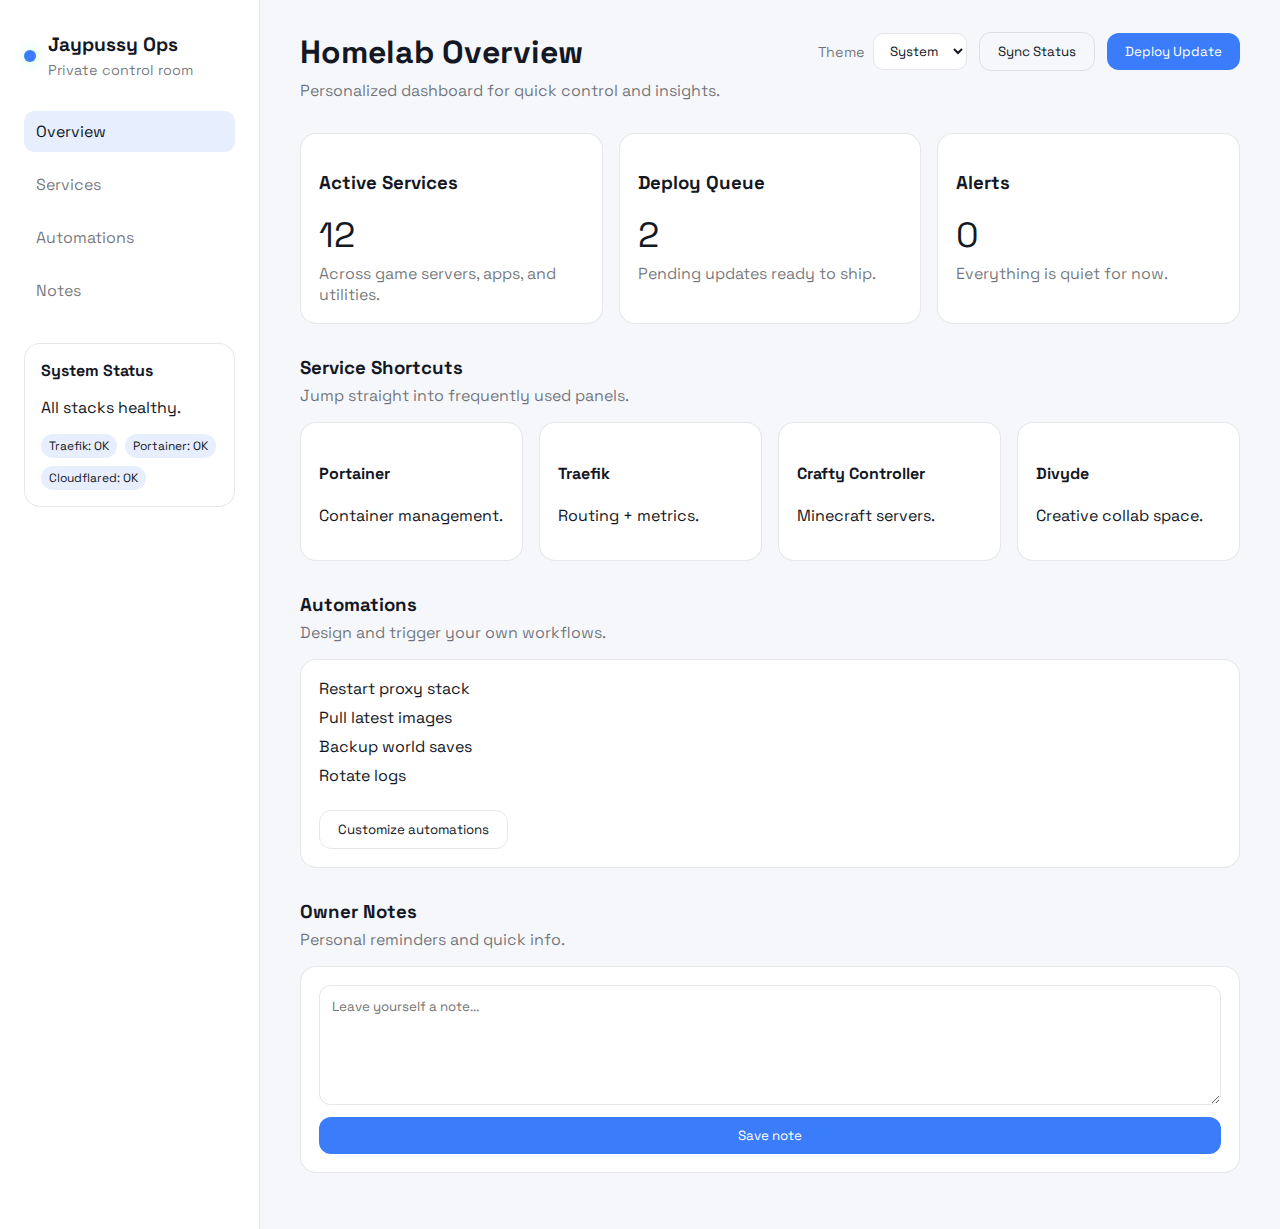
<file: dashboard/site/index.html>
<!doctype html>
<html lang="en">
  <head>
    <meta charset="UTF-8" />
    <meta name="viewport" content="width=device-width, initial-scale=1" />
    <title>Jaypussy Control Room</title>
    <link rel="stylesheet" href="styles.css" />
    <link rel="preconnect" href="https://fonts.googleapis.com" />
    <link rel="preconnect" href="https://fonts.gstatic.com" crossorigin />
    <link
      href="https://fonts.googleapis.com/css2?family=Space+Grotesk:wght@400;500;600;700&display=swap"
      rel="stylesheet"
    />
  </head>
  <body>
    <div class="layout">
      <aside class="sidebar">
        <div class="brand">
          <span class="pulse"></span>
          <div>
            <h1>Jaypussy Ops</h1>
            <p>Private control room</p>
          </div>
        </div>
        <nav>
          <a class="active" href="#overview">Overview</a>
          <a href="#services">Services</a>
          <a href="#automations">Automations</a>
          <a href="#notes">Notes</a>
        </nav>
        <div class="status-card">
          <h3>System Status</h3>
          <p>All stacks healthy.</p>
          <div class="chips">
            <span>Traefik: OK</span>
            <span>Portainer: OK</span>
            <span>Cloudflared: OK</span>
          </div>
        </div>
      </aside>

      <main>
        <header class="topbar">
          <div>
            <h2 id="overview">Homelab Overview</h2>
            <p>Personalized dashboard for quick control and insights.</p>
          </div>
          <div class="top-actions">
            <label class="theme-toggle" for="theme-select">
              <span>Theme</span>
              <select id="theme-select" data-theme-select>
                <option value="system">System</option>
                <option value="light">Light</option>
                <option value="dark">Dark</option>
              </select>
            </label>
            <button>Sync Status</button>
            <button class="primary">Deploy Update</button>
          </div>
        </header>

        <section class="grid overview">
          <div class="panel">
            <h3>Active Services</h3>
            <p class="metric">12</p>
            <p class="muted">Across game servers, apps, and utilities.</p>
          </div>
          <div class="panel">
            <h3>Deploy Queue</h3>
            <p class="metric">2</p>
            <p class="muted">Pending updates ready to ship.</p>
          </div>
          <div class="panel">
            <h3>Alerts</h3>
            <p class="metric">0</p>
            <p class="muted">Everything is quiet for now.</p>
          </div>
        </section>

        <section id="services" class="section">
          <div class="section-header">
            <h3>Service Shortcuts</h3>
            <p>Jump straight into frequently used panels.</p>
          </div>
          <div class="grid cards">
            <a href="https://portainer.jaypussy.site" class="panel link">
              <h4>Portainer</h4>
              <p>Container management.</p>
            </a>
            <a href="https://traefik.jaypussy.site" class="panel link">
              <h4>Traefik</h4>
              <p>Routing + metrics.</p>
            </a>
            <a href="https://crafty.jaypussy.site" class="panel link">
              <h4>Crafty Controller</h4>
              <p>Minecraft servers.</p>
            </a>
            <a href="https://divyde.jaypussy.site" class="panel link">
              <h4>Divyde</h4>
              <p>Creative collab space.</p>
            </a>
          </div>
        </section>

        <section id="automations" class="section">
          <div class="section-header">
            <h3>Automations</h3>
            <p>Design and trigger your own workflows.</p>
          </div>
          <div class="panel wide">
            <ul>
              <li>Restart proxy stack</li>
              <li>Pull latest images</li>
              <li>Backup world saves</li>
              <li>Rotate logs</li>
            </ul>
            <button class="ghost">Customize automations</button>
          </div>
        </section>

        <section id="notes" class="section">
          <div class="section-header">
            <h3>Owner Notes</h3>
            <p>Personal reminders and quick info.</p>
          </div>
          <div class="panel wide">
            <textarea placeholder="Leave yourself a note..."></textarea>
            <button class="primary">Save note</button>
          </div>
        </section>
      </main>
    </div>
    <script>
      const themeSelect = document.querySelector("[data-theme-select]");
      const storedTheme = localStorage.getItem("theme-preference") || "system";

      const applyTheme = (value) => {
        if (value === "system") {
          document.documentElement.removeAttribute("data-theme");
        } else {
          document.documentElement.setAttribute("data-theme", value);
        }
      };

      themeSelect.value = storedTheme;
      applyTheme(storedTheme);

      themeSelect.addEventListener("change", (event) => {
        const value = event.target.value;
        localStorage.setItem("theme-preference", value);
        applyTheme(value);
      });
    </script>
  </body>
</html>
</file>
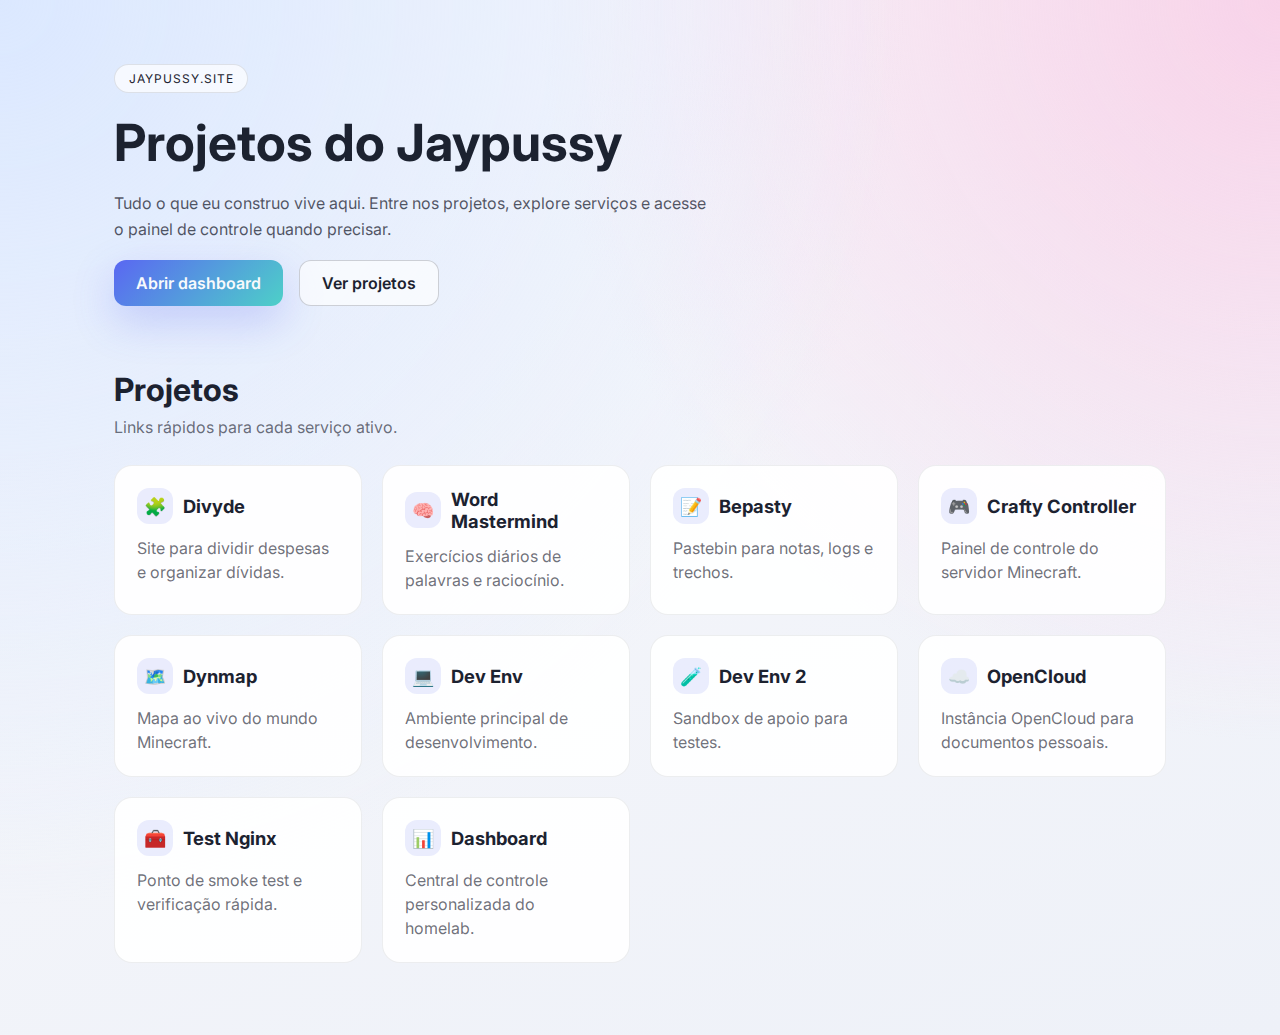
<file: jaypussy-site/site/index.html>
<!doctype html>
<html lang="pt-BR">
  <head>
    <meta charset="UTF-8" />
    <meta name="viewport" content="width=device-width, initial-scale=1" />
    <title>Projetos do Jaypussy</title>
    <link rel="stylesheet" href="styles.css" />
    <link rel="preconnect" href="https://fonts.googleapis.com" />
    <link rel="preconnect" href="https://fonts.gstatic.com" crossorigin />
    <link
      href="https://fonts.googleapis.com/css2?family=Inter:wght@300;400;500;600;700&display=swap"
      rel="stylesheet"
    />
  </head>
  <body>
    <div class="page">
      <header class="hero">
        <span class="badge">jaypussy.site</span>
        <h1>Projetos do Jaypussy</h1>
        <p>
          Tudo o que eu construo vive aqui. Entre nos projetos, explore serviços e acesse o
          painel de controle quando precisar.
        </p>
        <div class="hero-actions">
          <a class="primary" href="https://dashboard.jaypussy.site">Abrir dashboard</a>
          <a class="ghost" href="#projects">Ver projetos</a>
        </div>
      </header>

      <section id="projects" class="projects">
        <div class="section-title">
          <h2>Projetos</h2>
          <p>Links rápidos para cada serviço ativo.</p>
        </div>
        <div class="grid">
          <a class="card" href="https://divyde.jaypussy.site">
            <div class="card-header">
              <span class="card-icon" aria-hidden="true">🧩</span>
              <h3>Divyde</h3>
            </div>
            <p>Site para dividir despesas e organizar dívidas.</p>
          </a>
          <a class="card" href="https://wordmastermind.jaypussy.site">
            <div class="card-header">
              <span class="card-icon" aria-hidden="true">🧠</span>
              <h3>Word Mastermind</h3>
            </div>
            <p>Exercícios diários de palavras e raciocínio.</p>
          </a>
          <a class="card" href="https://bepasty.jaypussy.site">
            <div class="card-header">
              <span class="card-icon" aria-hidden="true">📝</span>
              <h3>Bepasty</h3>
            </div>
            <p>Pastebin para notas, logs e trechos.</p>
          </a>
          <a class="card" href="https://crafty.jaypussy.site">
            <div class="card-header">
              <span class="card-icon" aria-hidden="true">🎮</span>
              <h3>Crafty Controller</h3>
            </div>
            <p>Painel de controle do servidor Minecraft.</p>
          </a>
          <a class="card" href="https://dynmap.jaypussy.site">
            <div class="card-header">
              <span class="card-icon" aria-hidden="true">🗺️</span>
              <h3>Dynmap</h3>
            </div>
            <p>Mapa ao vivo do mundo Minecraft.</p>
          </a>
          <a class="card" href="https://dev.jaypussy.site">
            <div class="card-header">
              <span class="card-icon" aria-hidden="true">💻</span>
              <h3>Dev Env</h3>
            </div>
            <p>Ambiente principal de desenvolvimento.</p>
          </a>
          <a class="card" href="https://dev2.jaypussy.site">
            <div class="card-header">
              <span class="card-icon" aria-hidden="true">🧪</span>
              <h3>Dev Env 2</h3>
            </div>
            <p>Sandbox de apoio para testes.</p>
          </a>
          <a class="card" href="https://oc.jaypussy.site">
            <div class="card-header">
              <span class="card-icon" aria-hidden="true">☁️</span>
              <h3>OpenCloud</h3>
            </div>
            <p>Instância OpenCloud para documentos pessoais.</p>
          </a>
          <a class="card" href="https://test.jaypussy.site">
            <div class="card-header">
              <span class="card-icon" aria-hidden="true">🧰</span>
              <h3>Test Nginx</h3>
            </div>
            <p>Ponto de smoke test e verificação rápida.</p>
          </a>
          <a class="card" href="https://dashboard.jaypussy.site">
            <div class="card-header">
              <span class="card-icon" aria-hidden="true">📊</span>
              <h3>Dashboard</h3>
            </div>
            <p>Central de controle personalizada do homelab.</p>
          </a>
        </div>
      </section>
    </div>
  </body>
</html>
</file>
<file: dashboard/site/styles.css>
:root {
  color-scheme: light;
  font-family: "Space Grotesk", system-ui, sans-serif;
  background: #f5f7fb;
  color: #141825;
  --bg: #f5f7fb;
  --surface: #ffffff;
  --surface-muted: rgba(255, 255, 255, 0.6);
  --border: rgba(20, 24, 37, 0.1);
  --text: #141825;
  --text-muted: rgba(20, 24, 37, 0.6);
  --accent: #3a7cfa;
  --accent-strong: #1a4fd8;
  --accent-soft: rgba(58, 124, 250, 0.12);
}

@media (prefers-color-scheme: dark) {
  :root {
    color-scheme: dark;
    background: #0a0c12;
    color: #f3f5f7;
    --bg: #0a0c12;
    --surface: #131a2b;
    --surface-muted: rgba(13, 19, 35, 0.8);
    --border: rgba(255, 255, 255, 0.08);
    --text: #f3f5f7;
    --text-muted: rgba(243, 245, 247, 0.6);
    --accent: #37f0a4;
    --accent-strong: #37f0a4;
    --accent-soft: rgba(55, 240, 164, 0.12);
  }
}

[data-theme="light"] {
  color-scheme: light;
  background: #f5f7fb;
  color: #141825;
  --bg: #f5f7fb;
  --surface: #ffffff;
  --surface-muted: rgba(255, 255, 255, 0.6);
  --border: rgba(20, 24, 37, 0.1);
  --text: #141825;
  --text-muted: rgba(20, 24, 37, 0.6);
  --accent: #3a7cfa;
  --accent-strong: #1a4fd8;
  --accent-soft: rgba(58, 124, 250, 0.12);
}

[data-theme="dark"] {
  color-scheme: dark;
  background: #0a0c12;
  color: #f3f5f7;
  --bg: #0a0c12;
  --surface: #131a2b;
  --surface-muted: rgba(13, 19, 35, 0.8);
  --border: rgba(255, 255, 255, 0.08);
  --text: #f3f5f7;
  --text-muted: rgba(243, 245, 247, 0.6);
  --accent: #37f0a4;
  --accent-strong: #37f0a4;
  --accent-soft: rgba(55, 240, 164, 0.12);
}

* {
  box-sizing: border-box;
}

body {
  margin: 0;
  background: var(--bg);
  color: var(--text);
}

.layout {
  display: grid;
  grid-template-columns: 260px 1fr;
  min-height: 100vh;
}

.sidebar {
  padding: 32px 24px;
  border-right: 1px solid var(--border);
  background: var(--surface);
  display: flex;
  flex-direction: column;
  gap: 32px;
}

.brand {
  display: flex;
  gap: 12px;
  align-items: center;
}

.brand h1 {
  font-size: 1.2rem;
  margin: 0;
}

.brand p {
  margin: 4px 0 0;
  color: var(--text-muted);
  font-size: 0.9rem;
}

.pulse {
  width: 12px;
  height: 12px;
  border-radius: 50%;
  background: var(--accent);
  box-shadow: 0 0 12px rgba(55, 240, 164, 0.35);
}

nav {
  display: flex;
  flex-direction: column;
  gap: 12px;
}

nav a {
  padding: 10px 12px;
  border-radius: 10px;
  color: var(--text-muted);
  text-decoration: none;
  transition: background 0.2s ease, color 0.2s ease;
}

nav a.active,
nav a:hover {
  background: var(--accent-soft);
  color: var(--text);
}

.status-card {
  padding: 16px;
  border-radius: 16px;
  border: 1px solid var(--border);
  background: var(--surface-muted);
}

.status-card h3 {
  margin: 0 0 8px;
  font-size: 1rem;
}

.chips {
  display: flex;
  flex-wrap: wrap;
  gap: 8px;
}

.chips span {
  font-size: 0.75rem;
  padding: 4px 8px;
  border-radius: 999px;
  background: var(--accent-soft);
  color: var(--text);
}

main {
  padding: 32px 40px 56px;
  display: flex;
  flex-direction: column;
  gap: 32px;
}

.topbar {
  display: flex;
  justify-content: space-between;
  align-items: flex-start;
  gap: 24px;
  flex-wrap: wrap;
}

.topbar h2 {
  margin: 0 0 8px;
  font-size: 2rem;
}

.topbar p {
  margin: 0;
  color: var(--text-muted);
}

.top-actions {
  display: flex;
  gap: 12px;
  align-items: center;
  flex-wrap: wrap;
}

.theme-toggle {
  display: flex;
  align-items: center;
  gap: 8px;
  font-size: 0.9rem;
  color: var(--text-muted);
}

.theme-toggle select {
  font-family: inherit;
  border-radius: 10px;
  border: 1px solid var(--border);
  padding: 8px 12px;
  background: var(--surface);
  color: var(--text);
}

button {
  font-family: inherit;
  border-radius: 12px;
  border: 1px solid var(--border);
  padding: 10px 18px;
  background: transparent;
  color: var(--text);
  cursor: pointer;
}

button.primary {
  background: var(--accent);
  color: #ffffff;
  border: none;
}

button.ghost {
  align-self: flex-start;
  margin-top: 12px;
}

.grid {
  display: grid;
  gap: 16px;
}

.overview {
  grid-template-columns: repeat(auto-fit, minmax(220px, 1fr));
}

.panel {
  padding: 18px;
  border-radius: 16px;
  border: 1px solid var(--border);
  background: var(--surface);
}

.panel.link {
  text-decoration: none;
  color: inherit;
  transition: transform 0.2s ease, border 0.2s ease;
}

.panel.link:hover {
  transform: translateY(-4px);
  border-color: var(--accent);
}

.metric {
  font-size: 2.2rem;
  margin: 8px 0 6px;
}

.muted {
  color: var(--text-muted);
  margin: 0;
}

.section {
  display: flex;
  flex-direction: column;
  gap: 16px;
}

.section-header h3 {
  margin: 0 0 6px;
}

.section-header p {
  margin: 0;
  color: var(--text-muted);
}

.cards {
  grid-template-columns: repeat(auto-fit, minmax(200px, 1fr));
}

.panel.wide {
  display: flex;
  flex-direction: column;
  gap: 12px;
}

.panel ul {
  list-style: none;
  padding: 0;
  margin: 0;
  display: grid;
  gap: 8px;
}

textarea {
  resize: vertical;
  min-height: 120px;
  border-radius: 12px;
  border: 1px solid var(--border);
  background: var(--surface);
  color: var(--text);
  padding: 12px;
  font-family: inherit;
}

@media (max-width: 900px) {
  .layout {
    grid-template-columns: 1fr;
  }

  .sidebar {
    border-right: none;
    border-bottom: 1px solid var(--border);
  }
}
</file>
<file: jaypussy-site/site/styles.css>
:root {
  color-scheme: light;
  font-family: "Inter", system-ui, sans-serif;
  background: #f6f7fb;
  color: #1c2230;
}

* {
  box-sizing: border-box;
}

body {
  margin: 0;
  background: radial-gradient(circle at top left, #dbe8ff, transparent 55%),
    radial-gradient(circle at top right, #f8d3e9, transparent 45%),
    linear-gradient(160deg, #f6f7fb 20%, #eef1f8 100%);
  min-height: 100vh;
}

.page {
  max-width: 1100px;
  margin: 0 auto;
  padding: 64px 24px 72px;
  display: flex;
  flex-direction: column;
  gap: 64px;
}

.hero {
  display: flex;
  flex-direction: column;
  gap: 18px;
}

.badge {
  align-self: flex-start;
  background: rgba(255, 255, 255, 0.7);
  border: 1px solid rgba(31, 41, 55, 0.12);
  padding: 6px 14px;
  border-radius: 999px;
  font-size: 12px;
  text-transform: uppercase;
  letter-spacing: 0.08em;
}

.hero h1 {
  font-size: clamp(2.5rem, 4vw, 3.5rem);
  margin: 0;
}

.hero p {
  max-width: 600px;
  line-height: 1.6;
  color: rgba(28, 34, 48, 0.75);
  margin: 0;
}

.hero-actions {
  display: flex;
  gap: 16px;
  flex-wrap: wrap;
}

a {
  color: inherit;
  text-decoration: none;
}

.primary,
.ghost {
  padding: 12px 22px;
  border-radius: 12px;
  font-weight: 600;
  display: inline-flex;
  align-items: center;
  justify-content: center;
  transition: transform 0.2s ease, box-shadow 0.2s ease, border 0.2s ease;
}

.primary {
  background: linear-gradient(135deg, #5a67f2, #4dd0c8);
  color: #f8fafc;
  box-shadow: 0 16px 40px rgba(90, 103, 242, 0.25);
}

.primary:hover {
  transform: translateY(-2px);
}

.ghost {
  border: 1px solid rgba(28, 34, 48, 0.2);
  background: rgba(255, 255, 255, 0.65);
}

.ghost:hover {
  border-color: rgba(90, 103, 242, 0.5);
  transform: translateY(-2px);
}

.projects {
  display: flex;
  flex-direction: column;
  gap: 28px;
}

.section-title h2 {
  margin: 0;
  font-size: 2rem;
}

.section-title p {
  margin: 8px 0 0;
  color: rgba(28, 34, 48, 0.65);
}

.grid {
  display: grid;
  grid-template-columns: repeat(auto-fit, minmax(220px, 1fr));
  gap: 20px;
}

.card {
  padding: 22px;
  border-radius: 18px;
  background: rgba(255, 255, 255, 0.92);
  border: 1px solid rgba(31, 41, 55, 0.08);
  display: flex;
  flex-direction: column;
  gap: 12px;
  min-height: 140px;
  transition: transform 0.2s ease, border 0.2s ease, box-shadow 0.2s ease;
}

.card-header {
  display: flex;
  align-items: center;
  gap: 10px;
}

.card-icon {
  width: 36px;
  height: 36px;
  border-radius: 12px;
  display: inline-flex;
  align-items: center;
  justify-content: center;
  background: rgba(90, 103, 242, 0.12);
  font-size: 18px;
}

.card h3 {
  margin: 0;
  font-size: 1.15rem;
}

.card p {
  margin: 0;
  color: rgba(28, 34, 48, 0.65);
  line-height: 1.5;
}

.card:hover {
  transform: translateY(-4px);
  border-color: rgba(90, 103, 242, 0.4);
  box-shadow: 0 18px 50px rgba(90, 103, 242, 0.2);
}

@media (max-width: 720px) {
  .page {
    padding-top: 48px;
  }

  .card {
    min-height: 0;
  }
}
</file>
